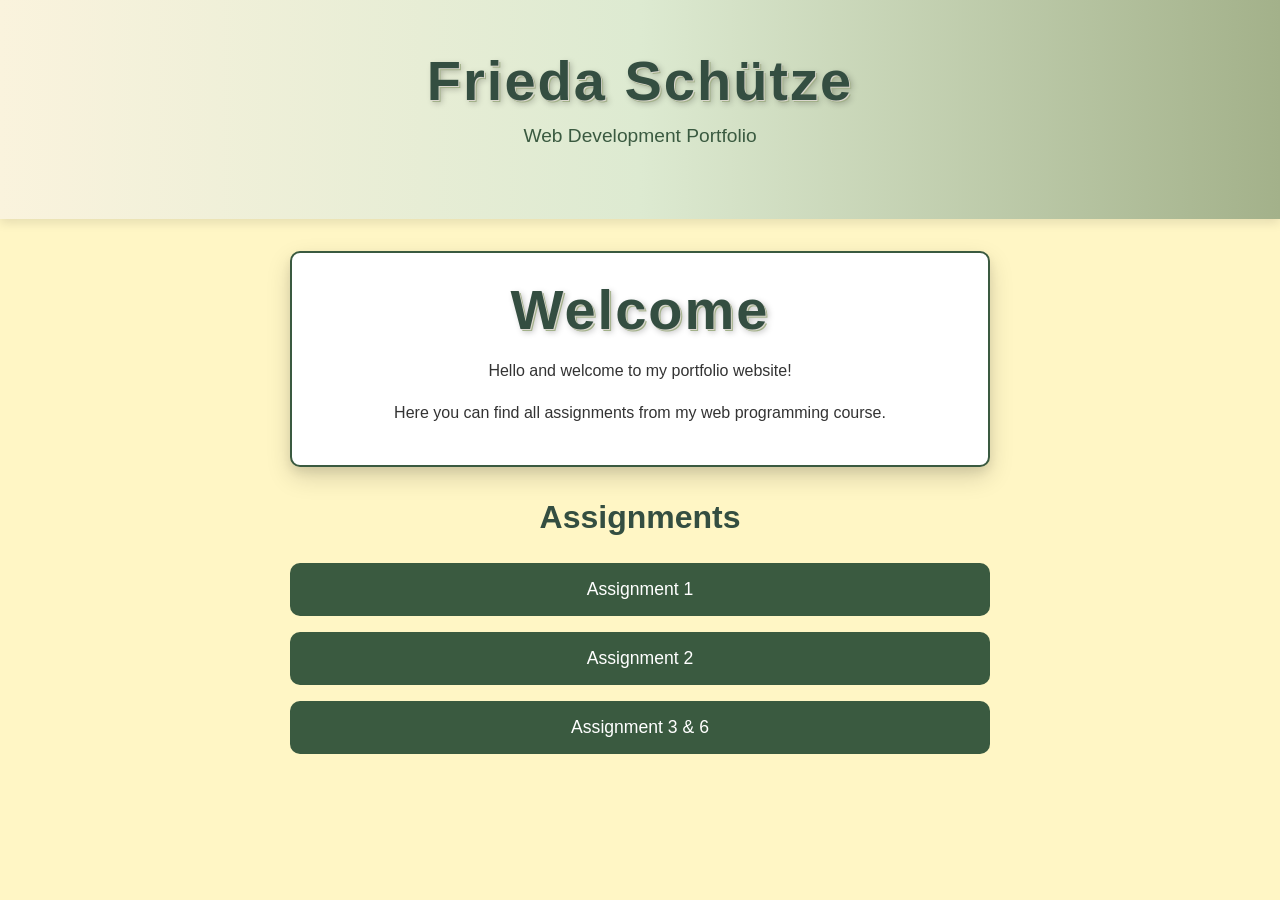
<file: index.html>
<!DOCTYPE html>
<html lang="en">
<head>
    <meta charset="UTF-8">
    <meta name="viewport" content="width=device-width, initial-scale=1.0">
    <title>Frieda Schütze Web Programming Portfolio</title>
    <link rel="stylesheet" href="css/style.css">

</head>

<body>

    <header>
        <h1>Frieda Schütze</h1>
        <p>Web Development Portfolio</p>
    </header>

    <main>
        <section class="card">
            <h1>Welcome</h1>
            <p>Hello and welcome to my portfolio website!</p>
            <p>Here you can find all assignments from my web programming course.</p>
        </section>

        <section class="assignments">
            <h2>Assignments</h2>
            <a class="assignments-button" href="assignment1.html">
            Assignment 1
            </a>
            <a class="assignments-button" href="assignment2.html">
            Assignment 2
            </a>
            <a class="assignments-button" href="assignment3.html">
            Assignment 3 & 6
            </a>
        </section>
    </main>

</body>
</html>
</file>
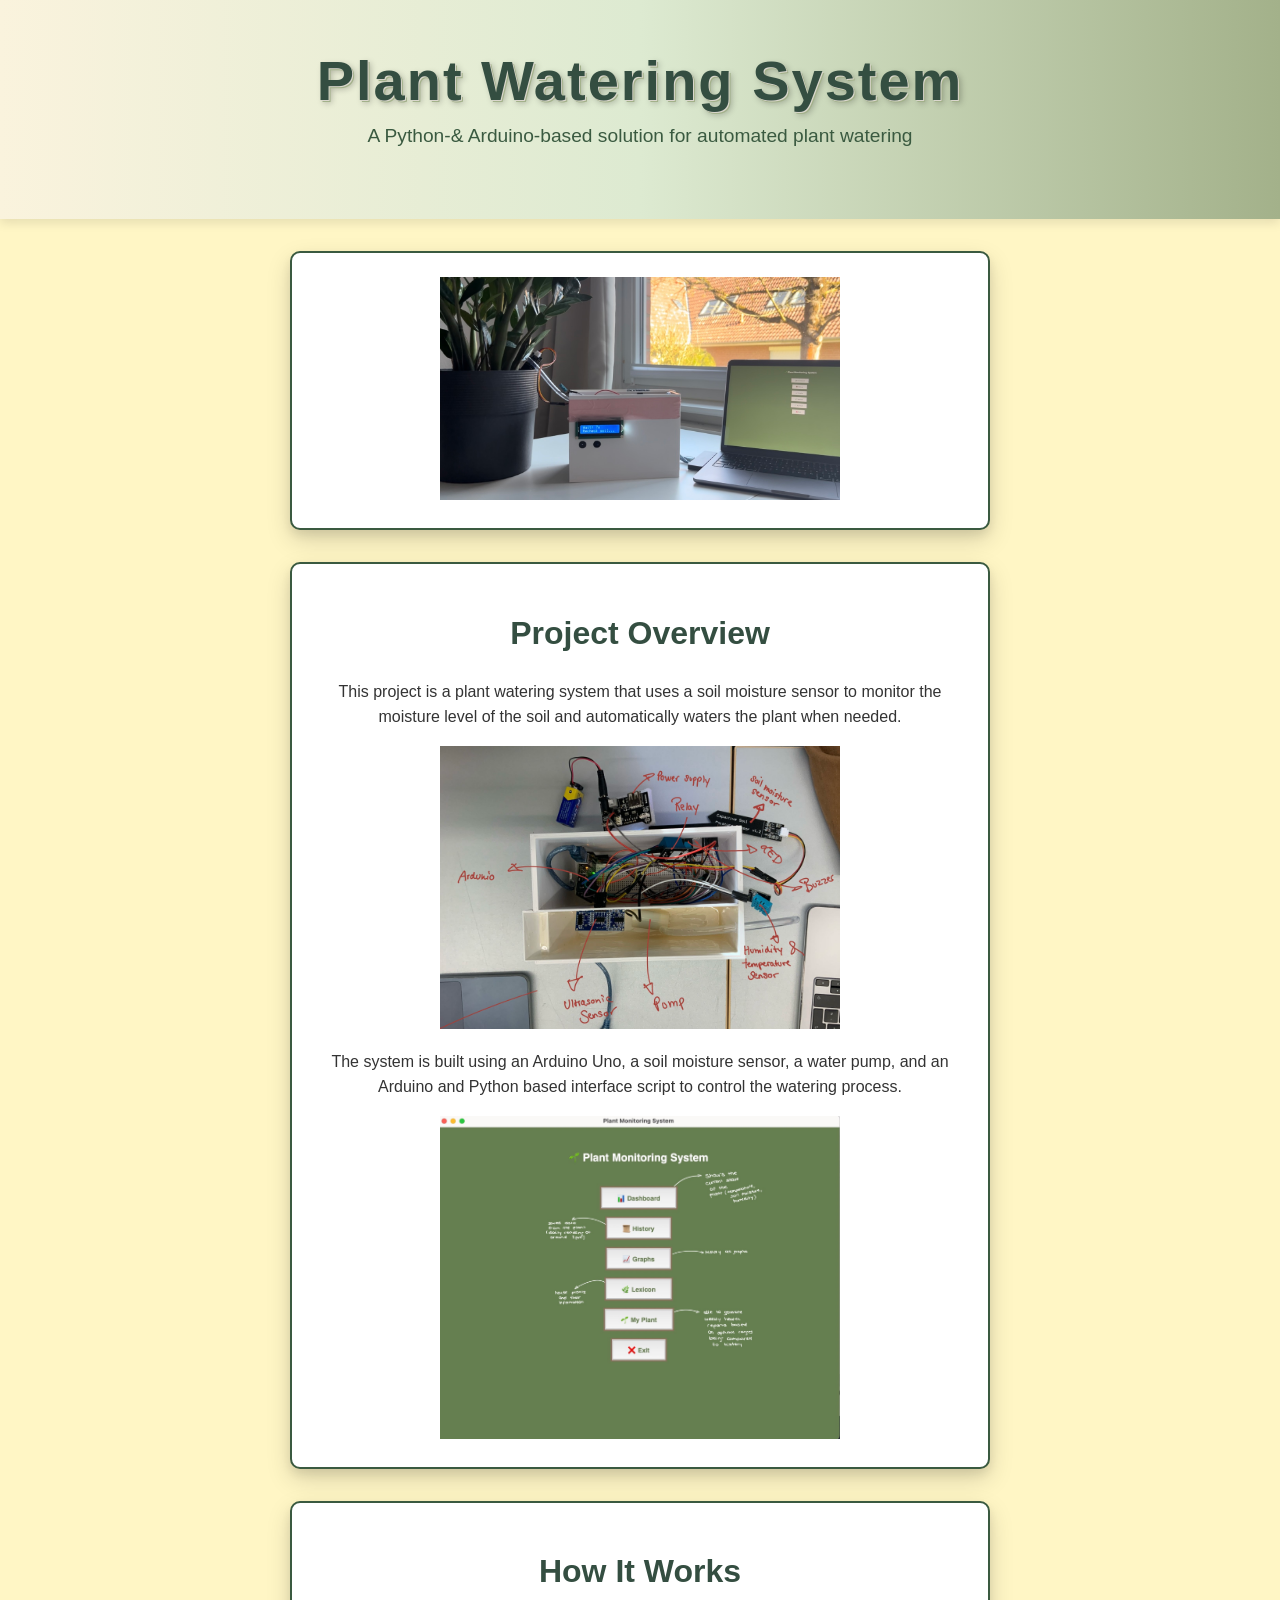
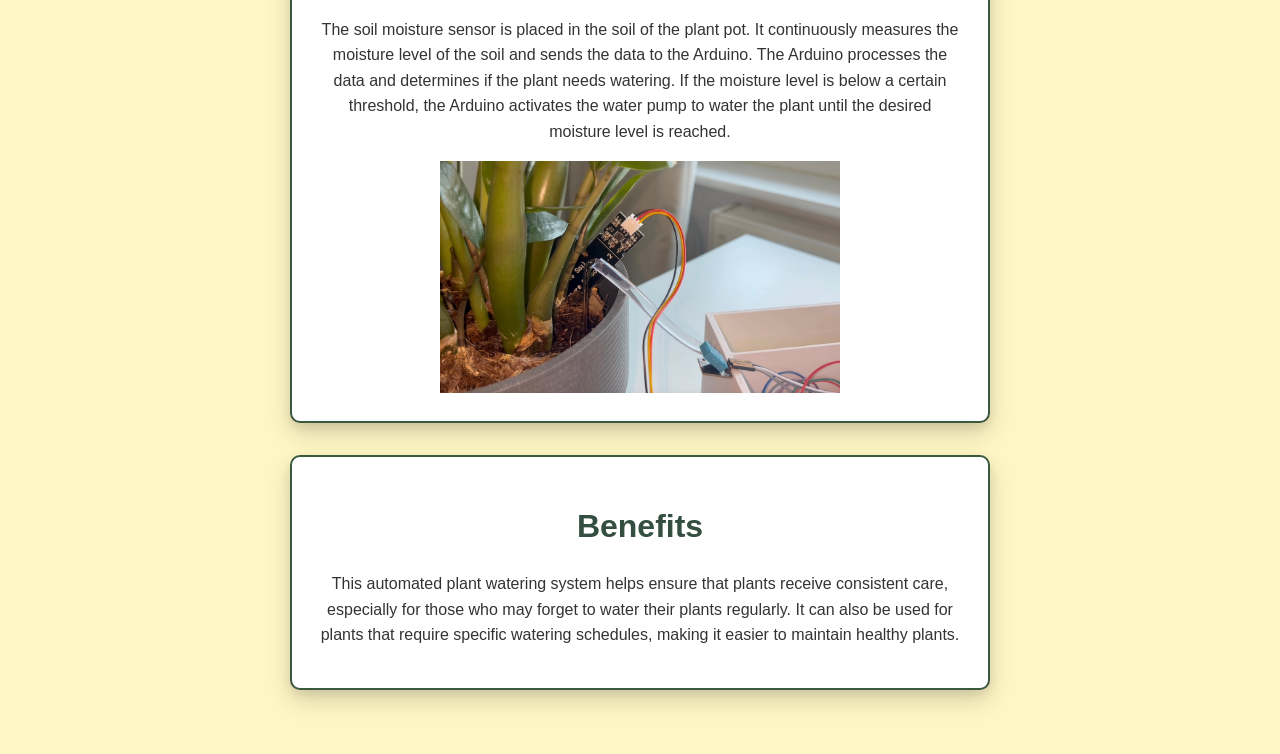
<file: assignment2.html>
<!DOCTYPE html>
<html lang="en">
<head>
    <meta charset="UTF-8">
    <meta name="viewport" content="width=device-width, initial-scale=1.0">
    <title>Assignment 2</title>
    <link rel="stylesheet" href="css/style.css">

</head>

<body>
     <header>
        <h1>Plant Watering System</h1>
        <p>A Python-& Arduino-based solution for automated plant watering</p>
    </header>

    <main>
        <section class="card">
            <img width="400" title="final setup" src="images/final_setup.JPG" alt="Final Setup">
        </section>
        <section class="card">
            <h2>Project Overview</h2>
            <p>This project is a plant watering system that uses a soil moisture sensor to monitor the moisture level of the soil and automatically waters the plant when needed.</p>
            <img width="400" title="layout" src="images/layout.jpeg" alt="Layout of the plant watering system">
            <p>The system is built using an Arduino Uno, a soil moisture sensor, a water pump, and an Arduino and Python based interface script to control the watering process.</p>
            <img width="400" title="interface" src="images/interface.jpg" alt="Interface of the plant watering system">
        </section>

        <section class="card">
            <h2>How It Works</h2>
            <p>The soil moisture sensor is placed in the soil of the plant pot. It continuously measures the moisture level of the soil and sends the data to the Arduino. The Arduino processes the data and determines if the plant needs watering. If the moisture level is below a certain threshold, the Arduino activates the water pump to water the plant until the desired moisture level is reached.</p>
            <img width="400" title="layout" src="images/pump.jpeg" alt="Water pump used in the plant watering system">
        </section>

        <section class="card">
            <h2>Benefits</h2>
            <p>This automated plant watering system helps ensure that plants receive consistent care, especially for those who may forget to water their plants regularly. It can also be used for plants that require specific watering schedules, making it easier to maintain healthy plants.</p>
        </section>
    
</body>
</html>
</file>
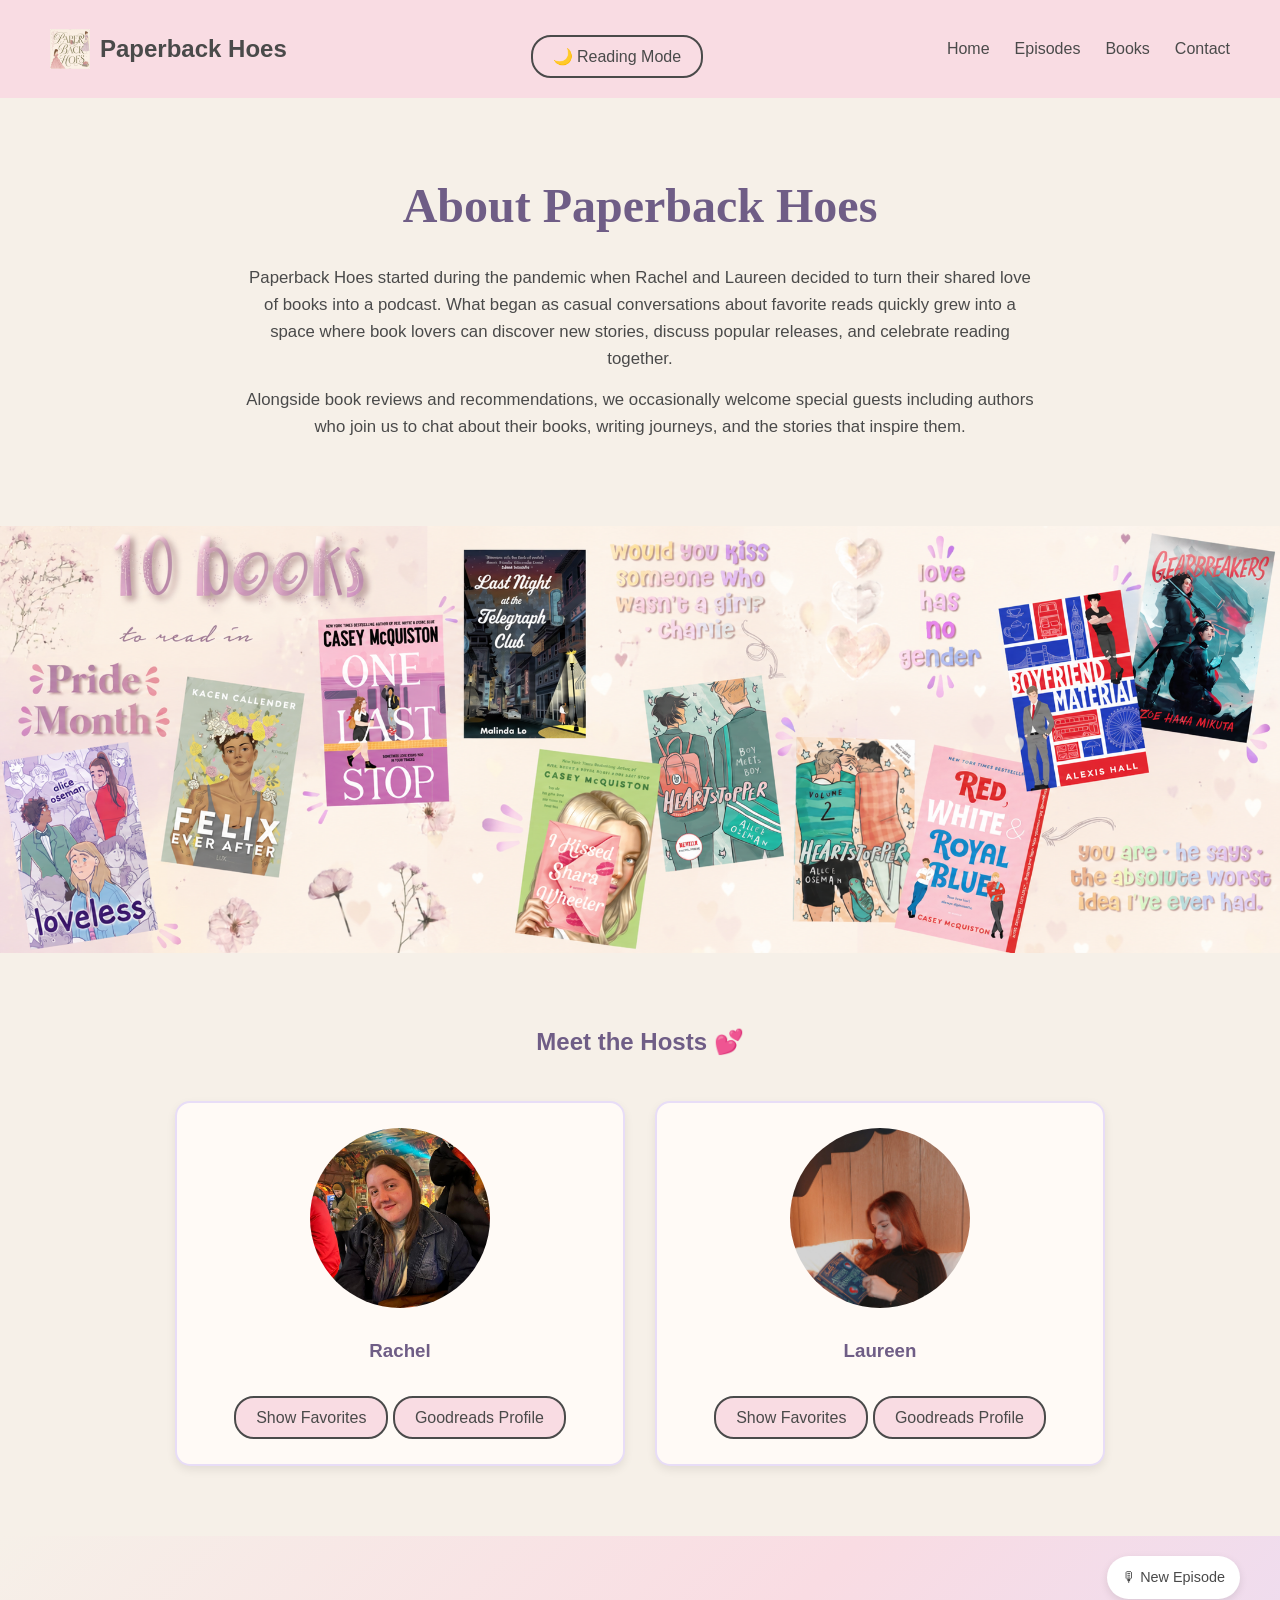
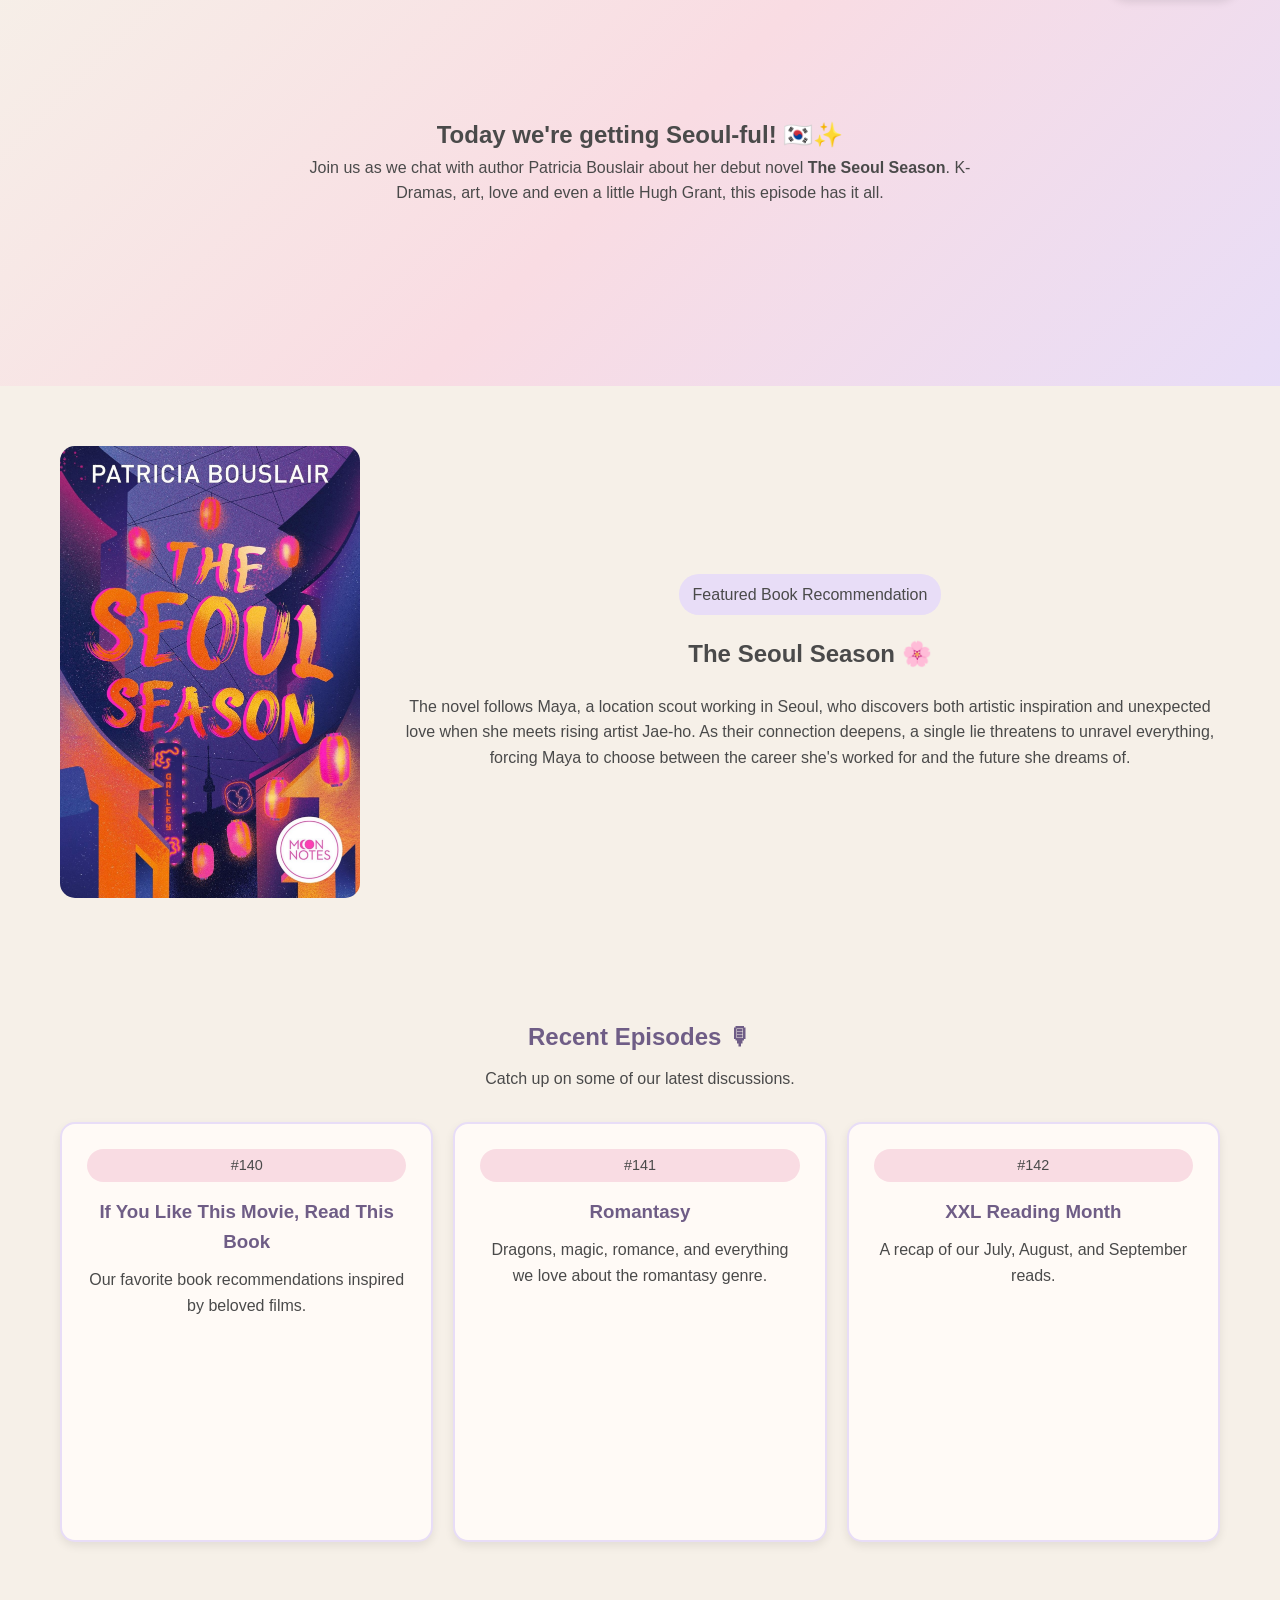
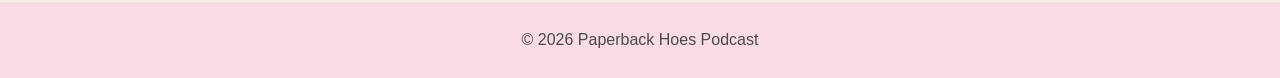
<file: assignment3.html>
<!DOCTYPE html>
<html lang="en">
<head>
<meta charset="UTF-8">
<meta name="viewport" content="width=device-width, initial-scale=1.0">
<title>Paperback Hoes Podcast</title>
<link rel="stylesheet" href="css/style_assignment3.css">

</head>
<body>

<header>
    <div class="logo">
    <img src="images/cover.png" alt="Paperback Hoes Logo">
    <span>Paperback Hoes</span>
</div>

<button id="themeBtn">
    🌙 Reading Mode
</button>

    <nav>
        <ul>
            <li><a href="https://frieda566.github.io/web_programming/assignment3.html">Home</a></li> 
            <li><a href="https://frieda566.github.io/web_programming/Episodes.html">Episodes</a></li>
            <li><a href="https://frieda566.github.io/web_programming/Books.html">Books</a></li>
            <li><a href="https://frieda566.github.io/web_programming/Contact.html">Contact</a></li>
        </ul>
    </nav>
</header>

<section class="about">

    <div class="about-text">
        <h1>About Paperback Hoes</h1>

        <p>
            Paperback Hoes started during the pandemic when Rachel and Laureen
            decided to turn their shared love of books into a podcast. What began
            as casual conversations about favorite reads quickly grew into a space
            where book lovers can discover new stories, discuss popular releases,
            and celebrate reading together.
        </p>

        <p>
            Alongside book reviews and recommendations, we occasionally welcome
            special guests including authors who join us to chat about their books,
            writing journeys, and the stories that inspire them.
        </p>

    </div>

</section>

<section class="banner">
    <img src="images/banner.png" alt="banner">

</section>

<section class="hosts">

    <h2>Meet the Hosts 💕</h2>

    <div class="hosts-container">

        <div class="host-card">

            <img src="images/rachel.jpeg" alt="Rachel">

            <h3>Rachel</h3>

            <button class="host-btn">Show Favorites</button>

            <div class="host-info">

                <p><strong>Favourite Series:</strong></p>
                <p>Throne of Glass</p>

                <p><strong>Favourite Standalone:</strong></p>
                <p>We Could Be Rats</p>

                <p><strong>Favourite Genre:</strong></p>
                <p>Fiction, Romance</p>

                <p><strong>Favourite Authors:</strong></p>
                <p>Emily R. Austin, Ali Hazelwood</p>

        </div>

            <a href="https://www.goodreads.com/user/show/84406194-rachel" target="_blank">
                Goodreads Profile
            </a>

        </div>

        <div class="host-card">

            <img src="images/laureen.jpeg" alt="Laureen">

            <h3>Laureen</h3>

            <button class="host-btn">Show Favorites</button>

            <div class="host-info">

                <p><strong>Favourite Series:</strong></p>
                <p>Sumpfloch Saga</p>

                <p><strong>Favourite Standalone:</strong></p>
                <p>Pride and Prejudice</p>

                <p><strong>Favourite Genre:</strong></p>
                <p>Fantasy</p>

                <p><strong>Favourite Author:</strong></p>
                <p>Ali Hazelwood</p>

        </div>

            <a href="https://www.goodreads.com/user/show/127442855-laureen-fay" target="_blank">
                Goodreads Profile
            </a>

        </div>

    </div>

</section>


<section class="hero">

    <div class="sticker">🎙 New Episode</div>

    <h2>Today we're getting Seoul-ful! 🇰🇷✨</h2>

    <p>
        Join us as we chat with author Patricia Bouslair about
        her debut novel <strong>The Seoul Season</strong>.
        K-Dramas, art, love and even a little Hugh Grant,
        this episode has it all.
    </p>

</section>

<section class="episode">

    <div class="book-cover">
        <div class="placeholder">
            <img src="images/seoul.jpg" alt="The Seoul Season cover">
        </div>
    </div>

    <div class="episode-text">

        <div class="badge">
            Featured Book Recommendation
        </div>

        <h2>The Seoul Season 🌸</h2>

        <p>
            The novel follows Maya, a location scout working in Seoul, who discovers both artistic inspiration and unexpected love when she meets rising artist Jae-ho. 
            As their connection deepens, a single lie threatens to unravel everything, forcing Maya to choose between the career she's worked for and the future she dreams of.
        </p>

    </div>

</section>

<section class="recent-episodes">

    <h2>Recent Episodes 🎙</h2>
    <p>Catch up on some of our latest discussions.</p>

    <div class="card-grid">

        <div class="card">
            <div class="episode-number">#140</div>
            <div class="card-content">
                <h3>If You Like This Movie, Read This Book</h3>
                <p>Our favorite book recommendations inspired by beloved films.</p>
            </div>

            <iframe
                src="https://open.spotify.com/embed/episode/0cV64gm0XC1V9WqXRkPX0o?theme=0"
                width="100%"
                height="152"
                frameborder="0"
                allow="autoplay; clipboard-write; encrypted-media; fullscreen; picture-in-picture">
            </iframe>
        </div>

        <div class="card">
            <div class="episode-number">#141</div>
            <div class="card-content">
                <h3>Romantasy</h3>
                <p>Dragons, magic, romance, and everything we love about the romantasy genre.</p>
            </div>

            <iframe
                src="https://open.spotify.com/embed/episode/1Q7d9I4uUA1XZAJbyN22fx?theme=0"
                width="100%"
                height="152"
                frameborder="0">
            </iframe>
        </div>

        <div class="card">
            <div class="episode-number">#142</div>
            <div class="card-content">
                <h3>XXL Reading Month</h3>
                <p>A recap of our July, August, and September reads.</p>
            </div>

            <iframe
                src="https://open.spotify.com/embed/episode/1L2dXxGiDwqfy2SEeNhaOF?theme=0"
                width="100%"
                height="152"
                frameborder="0">
            </iframe>
        </div>

    </div>

</section>

<footer>
    <p>© 2026 Paperback Hoes Podcast</p>
</footer>

<script src="js/script.js"></script>

</body>
</html>
</file>
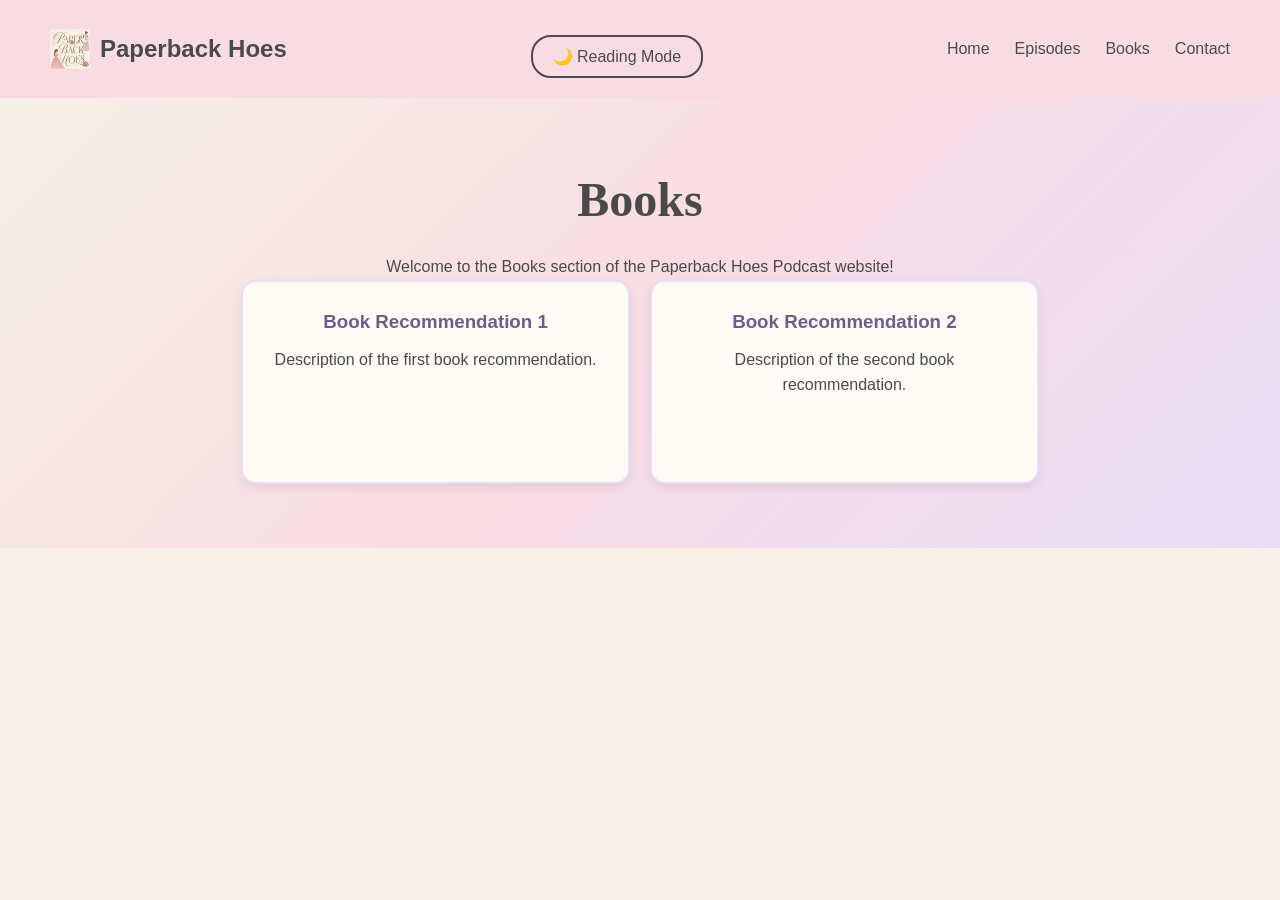
<file: Books.html>
<!DOCTYPE html>
<html lang="en">
<head>
<meta charset="UTF-8">
<meta name="viewport" content="width=device-width, initial-scale=1.0">
<title>Paperback Hoes Podcast</title>
<link rel="stylesheet" href="css/style_assignment3.css">

</head>
<body>

<header>
    <div class="logo">
    <img src="images/cover.png" alt="Paperback Hoes Logo">
    <span>Paperback Hoes</span>
</div>

<button id="themeBtn">
    🌙 Reading Mode
</button>

    <nav>
        <ul>
            <li><a href="https://frieda566.github.io/web_programming/assignment3.html">Home</a></li> 
            <li><a href="https:///frieda566.github.io/web_programming/Episodes.html">Episodes</a></li>
            <li><a href="https:///frieda566.github.io/web_programming/Books.html">Books</a></li>
            <li><a href="https:///frieda566.github.io/web_programming/Contact.html">Contact</a></li>
        </ul>
    </nav>
</header>

<section class="hero">
    <h1>Books</h1>
    <p>Welcome to the Books section of the Paperback Hoes Podcast website!</p>

    <div class="card-grid">

        <div class="card">
            <div class="card-content">
                <h3>Book Recommendation 1</h3>
                <p>Description of the first book recommendation.</p>
            </div>
        </div>

        <div class="card">
            <div class="card-content">
                <h3>Book Recommendation 2</h3>
                <p>Description of the second book recommendation.</p>
            </div>
        </div>

    </div>

</body>
</html>
</file>
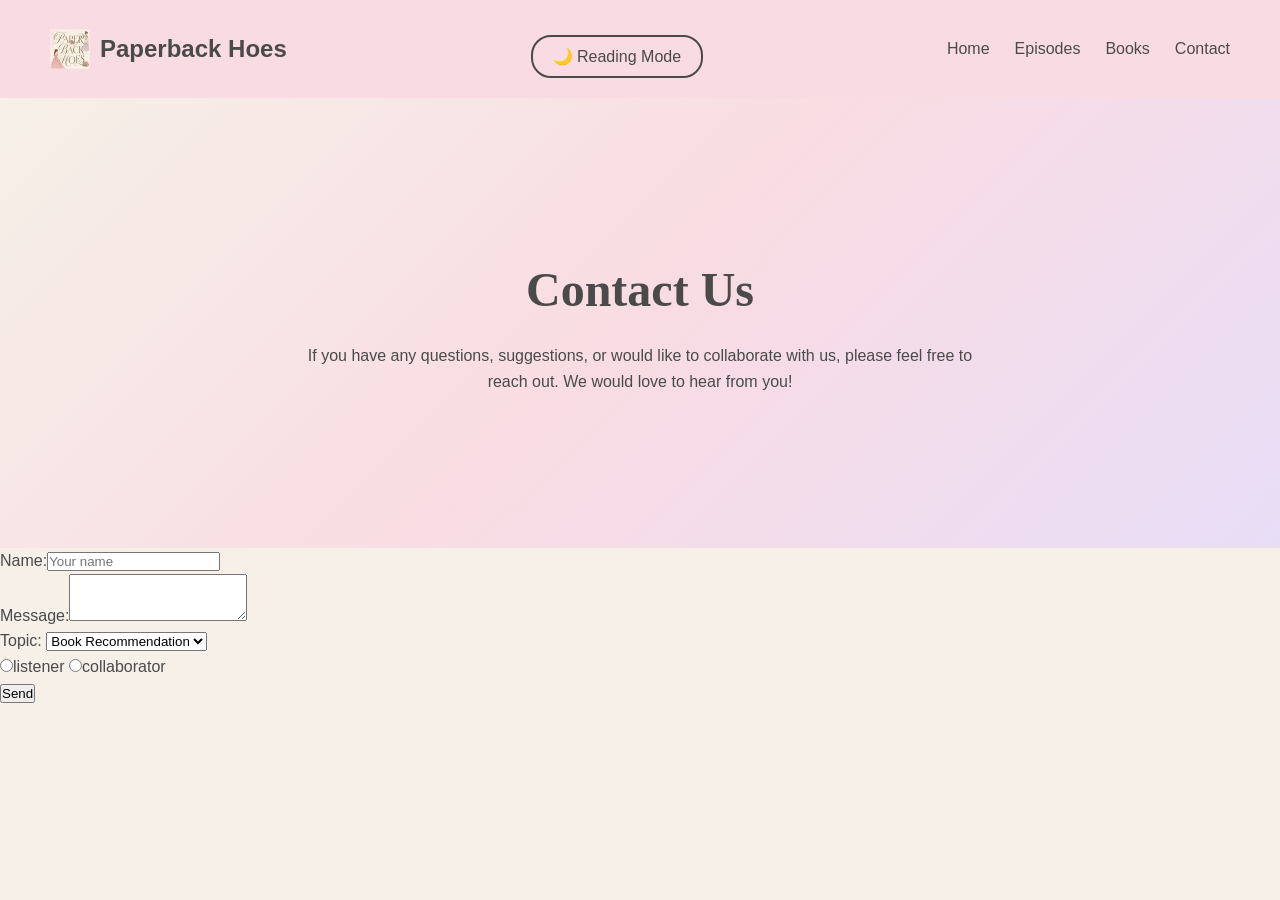
<file: Contact.html>
<!DOCTYPE html>
<html lang="en">
<head>
<meta charset="UTF-8">
<meta name="viewport" content="width=device-width, initial-scale=1.0">
<title>Paperback Hoes Podcast</title>
<link rel="stylesheet" href="css/style_assignment3.css">

</head>
<body>

<header>
    <div class="logo">
    <img src="images/cover.png" alt="Paperback Hoes Logo">
    <span>Paperback Hoes</span>
</div>

<button id="themeBtn">
    🌙 Reading Mode
</button>

    <nav>
        <ul>
            <li><a href="https://frieda566.github.io/web_programming/assignment3.html">Home</a></li> 
            <li><a href="https://frieda566.github.io/web_programming/Episodes.html">Episodes</a></li>
            <li><a href="https://frieda566.github.io/web_programming/Books.html">Books</a></li>
            <li><a href="https://frieda566.github.io/web_programming/Contact.html">Contact</a></li>
        </ul>
    </nav>
</header>

<section class="hero">
    <h1>Contact Us</h1>
    <p>If you have any questions, suggestions, or would like to collaborate with us, please feel free to reach out. We would love to hear from you!</p>
</section>

<form>
    Name:<input type="text" name="name" placeholder="Your name">  
    <br>
    Message:<textarea name="msg" rows="3"></textarea>
    <br>
    Topic:
    <select name="" id="">
            <option value="">Book Recommendation</option>
            <option value="">Complain</option>
            <option value="">Comment</option>
    </select>
    <br>
    <input type="radio" name="role" value="listener">listener
    <input type="radio" name="role" value="collaborator">collaborator
    <br>
    <button type="submit">Send</button>
</form>

</body>
</html>
</file>
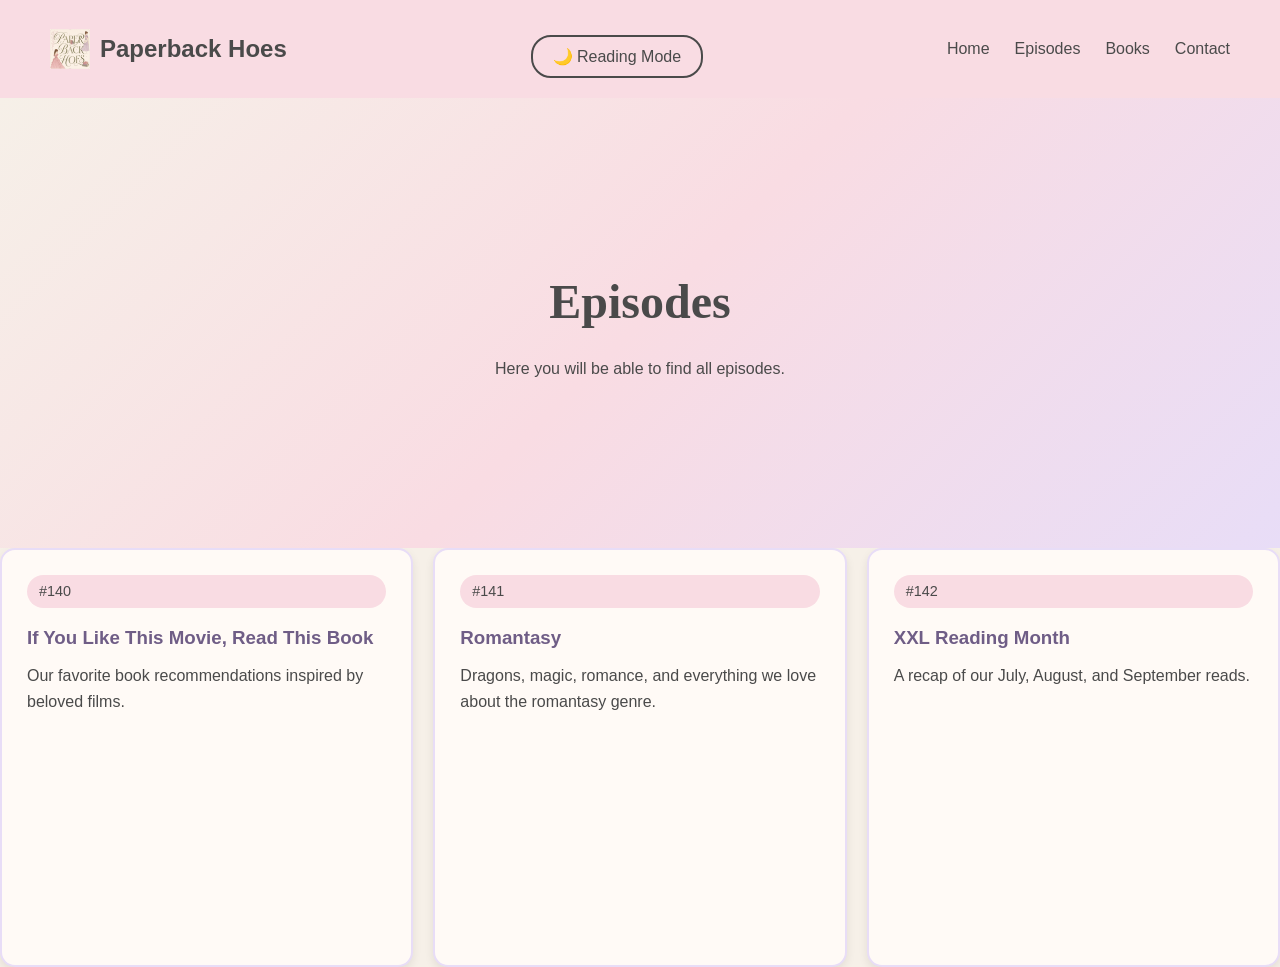
<file: Episodes.html>
<!DOCTYPE html>
<html lang="en">
<head>
<meta charset="UTF-8">
<meta name="viewport" content="width=device-width, initial-scale=1.0">
<title>Episodes - Paperback Hoes</title>
<link rel="stylesheet" href="css/style_assignment3.css">

</head>
<body>

<header>
    <div class="logo">
    <img src="images/cover.png" alt="Paperback Hoes Logo">
    <span>Paperback Hoes</span>
</div>

<button id="themeBtn">
    🌙 Reading Mode
</button>

    <nav>
        <ul>
            <li><a href="https://frieda566.github.io/web_programming/assignment3.html">Home</a></li> 
            <li><a href="https://frieda566.github.io/web_programming/Episodes.html">Episodes</a></li>
            <li><a href="https://frieda566.github.io/web_programming/Books.html">Books</a></li>
            <li><a href="https://frieda566.github.io/web_programming/Contact.html">Contact</a></li>
        </ul>
    </nav>
</header>

<section class="hero">
    <h1>Episodes</h1>
    <p>Here you will be able to find all episodes.</p>
</section>

    <div class="card-grid">

        <div class="card">
            <div class="episode-number">#140</div>
            <div class="card-content">
                <h3>If You Like This Movie, Read This Book</h3>
                <p>Our favorite book recommendations inspired by beloved films.</p>
            </div>

            <iframe
                src="https://open.spotify.com/embed/episode/0cV64gm0XC1V9WqXRkPX0o?theme=0"
                width="100%"
                height="152"
                frameborder="0"
                allow="autoplay; clipboard-write; encrypted-media; fullscreen; picture-in-picture">
            </iframe>
        </div>

        <div class="card">
            <div class="episode-number">#141</div>
            <div class="card-content">
                <h3>Romantasy</h3>
                <p>Dragons, magic, romance, and everything we love about the romantasy genre.</p>
            </div>

            <iframe
                src="https://open.spotify.com/embed/episode/1Q7d9I4uUA1XZAJbyN22fx?theme=0"
                width="100%"
                height="152"
                frameborder="0">
            </iframe>
        </div>

        <div class="card">
            <div class="episode-number">#142</div>
            <div class="card-content">
                <h3>XXL Reading Month</h3>
                <p>A recap of our July, August, and September reads.</p>
            </div>

            <iframe
                src="https://open.spotify.com/embed/episode/1L2dXxGiDwqfy2SEeNhaOF?theme=0"
                width="100%"
                height="152"
                frameborder="0">
            </iframe>
        </div>
</body>
</html>
</file>
<file: css/style.css>
body {
    font-family: 'Arial Narrow', sans-serif;
    background-color: #fff6c5;
    margin: 0;
    color: #333;
}

header {
     background: linear-gradient(
        to right,
        #faf3dd,
        #ddead1,
        #a3b18a
    );
    text-align: center;
    padding: 3rem 1rem;
    box-shadow: 0 4px 10px rgba(0,0,0,0.1);
}

h1 {
    margin: 0;
    font-size: 3.5rem;
    color: #344e41;
    letter-spacing: 2px;
    text-shadow:
        1px 1px 0 #dad7cd,
        2px 2px 0 #a3b18a,
        3px 3px 6px rgba(0,0,0,0.25);
}

header p {
    font-size: 1.2rem;
    color: #3a5a40;
    margin-top: 0.5rem;
}

main {
    max-width: 700px;
    margin: auto;
    padding: 2rem;
}

.card {
    background-color: white;
    margin-bottom: 2rem;   
    padding: 1.5rem;       
    border-radius: 10px;
    border: 2px solid #3A5A40;
    text-align: center;
    box-shadow: 
        0 10px 25px rgba(0,0,0,0.15),
        0 5px 10px rgba(0,0,0,0.08);;
}

.card:hover {
    transform: translateY(-5px);
    box-shadow:
        0 14px 30px rgba(0,0,0,0.2);
}

.introduction {
    background-color: white;
    padding: 1.5rem;
    border-radius: 10px;
    border: 2px solid #A3B18A;
    box-shadow: 0 2px 8px rgba(0,0,0,0.1);
}

.assignments h2{
    margin-top: 2rem;
}

.assignments-button {
    display: block;
    margin-top: 1rem;
    padding: 1rem;
    margin-bottom: 1rem;
    background-color: #3A5A40;
    color: white;
    border-radius: 10px;
    text-decoration: none;
    text-align: center;
    font-size: 1.1rem;
}

.assignments-button:hover {
    background-color: #a3b18a;
    transform: translateY(-2px);
}

h2 {
    color: #344e41;
    text-align: center;
    font-size: 2rem;
}

p {
    line-height: 1.6;
}

a {
    color: #a3b18a;
}
</file>
<file: css/style_assignment3.css>
*{
    margin:0;
    padding:0;
    box-sizing:border-box;
}

body{
    font-family: Georgia, sans-serif;
    background:#F6F0E8;
    color:#4a4a4a;
    line-height:1.6;
}

h1{
    font-family: 'Great Vibes', cursive;
}

header{
    background:#F9DCE3;
    padding:20px 50px;

    display:flex;
    justify-content:space-between;
    align-items:center;
}

.logo{
    display:flex;
    align-items:center;
    gap:10px;
    font-size:1.5rem;
    font-weight:bold;
}

.logo img{
    width:40px;
    height:40px;
    object-fit:cover;
}

body.dark-mode{
    background:#2d2d2d;
    color:white;
}

body.dark-mode header{
    background:#444;
}

body.dark-mode .about{
    background:#2d2d2d;
}

body.dark-mode .host-card{
    background:#444;
    color:white;
}

body.dark-mode footer{
    background:#444;
}

body.dark-mode .card{
    background:#444;
    color:white;
}

nav ul{
    display:flex;
    gap:25px;
    list-style:none;
}

nav a{
    text-decoration:none;
    color:#4a4a4a;
}

nav a:hover{
    color:#c68ab5; 
}

.banner{
    width:100%;
}

.banner img{
    width:100%;
    display:block;
    height:auto;
}

.about{
    display:flex;
    justify-content:center;
    padding:70px 50px;
    background:#F6F0E8;
}

.about-text{
    max-width:800px;
    text-align:center;
}

.about h1{
    margin-bottom:20px;
    font-size:3rem;
    color:#6f5d86;
}

.about p{
    margin-bottom:15px;
    font-size:1.05rem;
}

.hosts{
    padding:70px 50px;
    text-align:center;
}

.hosts h2{
    color:#6f5d86;
    margin-bottom:40px;
}

.hosts-container{
    display:flex;
    gap:30px;
    justify-content:center;
    flex-wrap:wrap;
}

.host-card{
    flex:1 1 350px;
    max-width:450px;

    background:#fffaf6;
    border:2px solid #E8DDF7;
    border-radius:15px;
    padding:25px;
    box-shadow:0 4px 10px rgba(0,0,0,.08);
}

.host-card img{
    width:180px;
    height:180px;
    object-fit:cover;
    border-radius:50%;
    margin-bottom:20px;
}

.host-info{
    display:none !important;
}

.host-info.show{
    display:block !important;
    margin-top:15px;
}

.host-card h3{
    color:#6f5d86;
    margin-bottom:15px;
}

.host-card a,
.host-btn,
#themeBtn{
    display:inline-block;

    margin-top:15px;

    background:#F9DCE3;
    color:#4a4a4a;

    text-decoration:none;

    border:2px solid #4a4a4a;
    cursor:pointer;

    padding:10px 20px;
    border-radius:20px;

    font-size:1rem;
    font-family: Georgia, sans-serif;
    line-height:1.2;

    transition:0.3s ease;
}

.host-card a:hover,
.host-btn:hover,
#themeBtn:hover{
    background:#E8DDF7;
}

.hero{
    background:linear-gradient(
        135deg,
        #F6F0E8,
        #F9DCE3,
        #E8DDF7
    );

    min-height:50vh;

    display:flex;
    justify-content:center;
    align-items:center;
    flex-direction:column;

    text-align:center;
    padding:40px;
    position:relative;
}

.sticker{
    position:absolute;
    top:20px;
    right:40px;

    background:white;
    padding:10px 15px;
    border-radius:30px;
    font-size:.9rem;
    box-shadow:0 3px 8px rgba(0,0,0,.1);
}

.hero h1{
    font-size:3rem;
    margin-bottom:15px;
}

.hero p{
    max-width:700px;
}

.episode{
    display:flex;
    gap:40px;

    padding:60px;
    align-items:center;
}

.book-cover{
    max-width:300px;
}

.book-cover img{
    width:100%;
    height:auto;
    display:block;
    border-radius:15px;
}

.episode-text{
    flex:2;
    text-align:center;
}

.episode-text h2{
    margin-bottom:20px;
}

.badge{
    display:inline-block;
    background:#E8DDF7;
    padding:8px 14px;
    border-radius:20px;
    margin-bottom:20px;
}

.recent-episodes{
    padding:60px;
    text-align:center;
}

.recent-episodes h2{
    margin-bottom:10px;
    color:#6f5d86;
}

.recent-episodes p{
    margin-bottom:30px;
}

.card-grid{
    display:flex;
    flex-wrap:wrap;
    gap:20px;
}

.card{
    flex:1 1 250px;
    background:#fffaf6;
    border:2px solid #E8DDF7;
    border-radius:15px;
    padding:25px;
    box-shadow:0 4px 10px rgba(0,0,0,.08);
    display:flex;
    flex-direction:column;
}

.card-content{
    min-height:150px;
}

.card iframe{
    width:100%;
    margin-top:15px;
}

.card:hover{
    transform:translateY(-5px);
}

.card h3{
    color:#6f5d86;
    margin-bottom:10px;
}

.episode-number{
    display:inline-block;
    background:#F9DCE3;
    padding:5px 12px;
    border-radius:20px;
    margin-bottom:15px;
    font-size:0.9rem;
}

footer{
    background:#F9DCE3;
    text-align:center;
    padding:25px;
}

@media(max-width:768px){

    header{
        flex-direction:column;
        gap:15px;
    }

    .episode{
        flex-direction:column;
    }

    .hero h1{
        font-size:2rem;
    }
}
</file>
